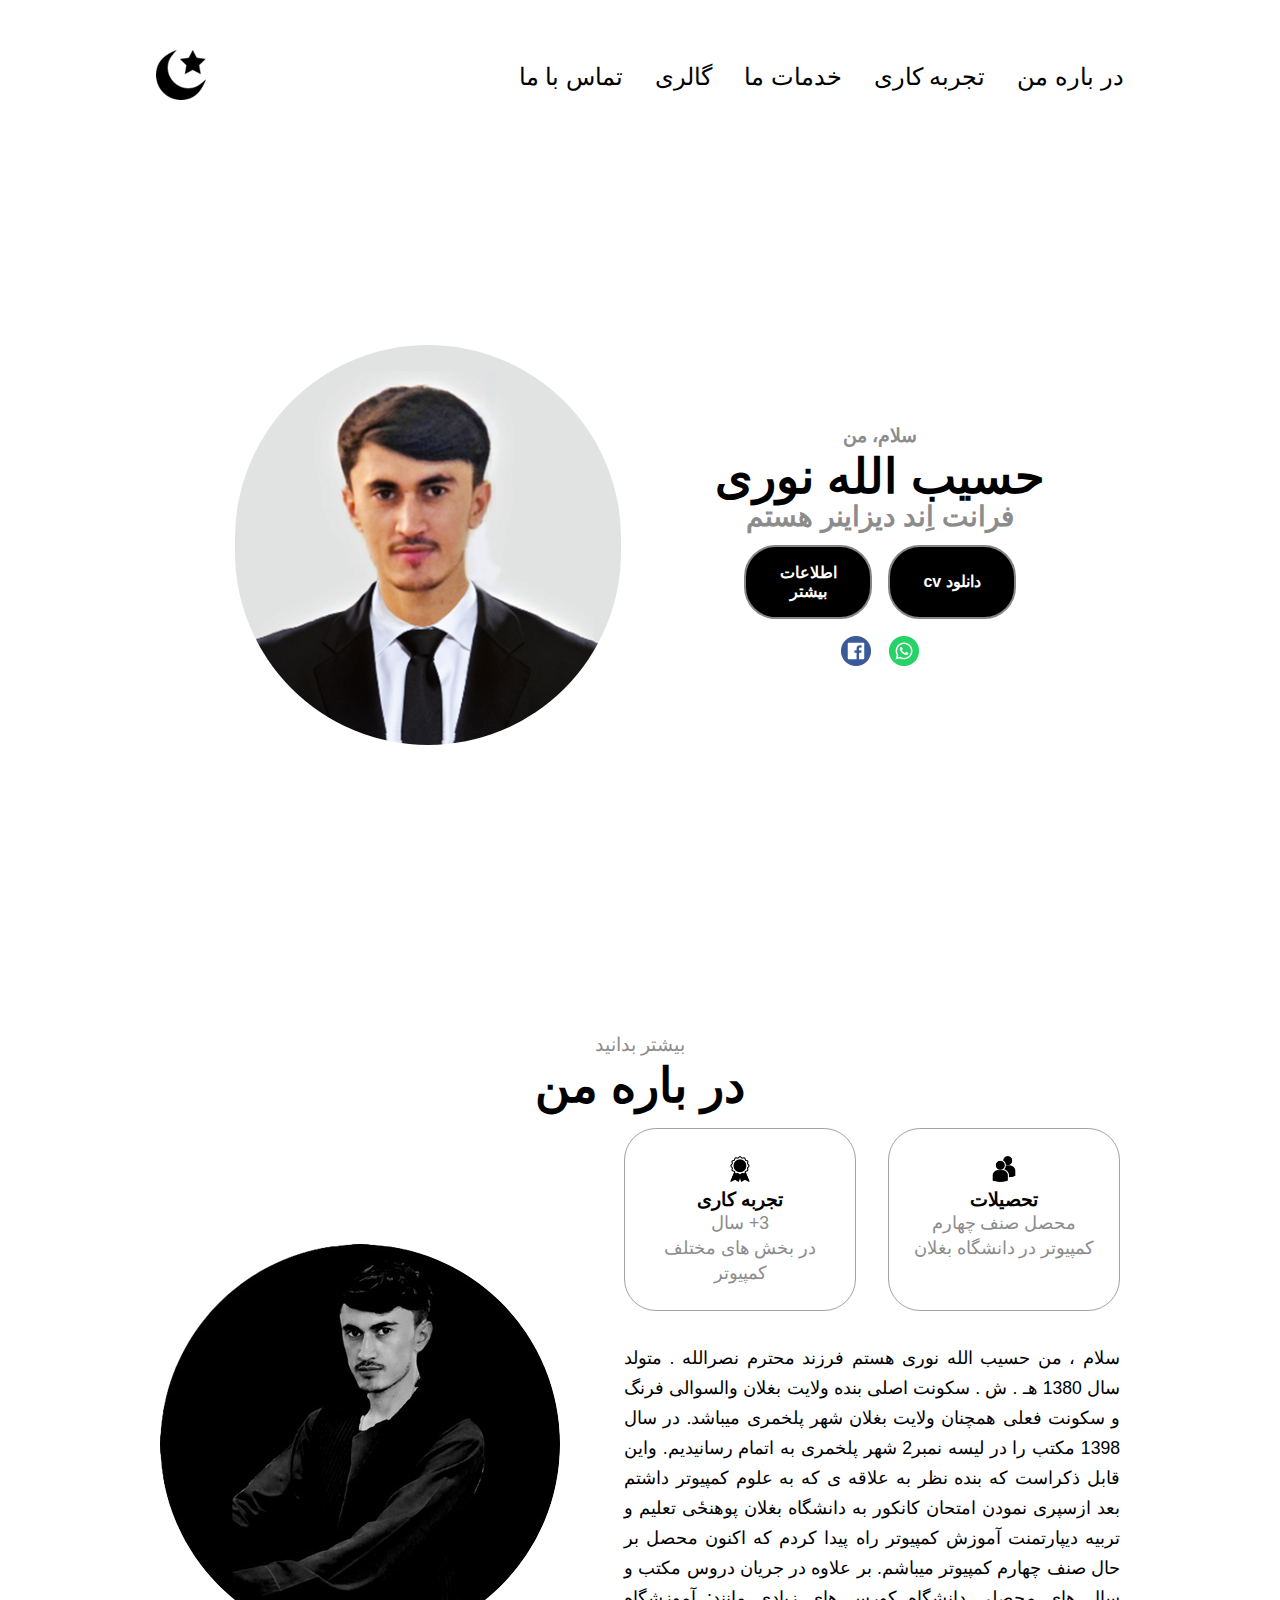
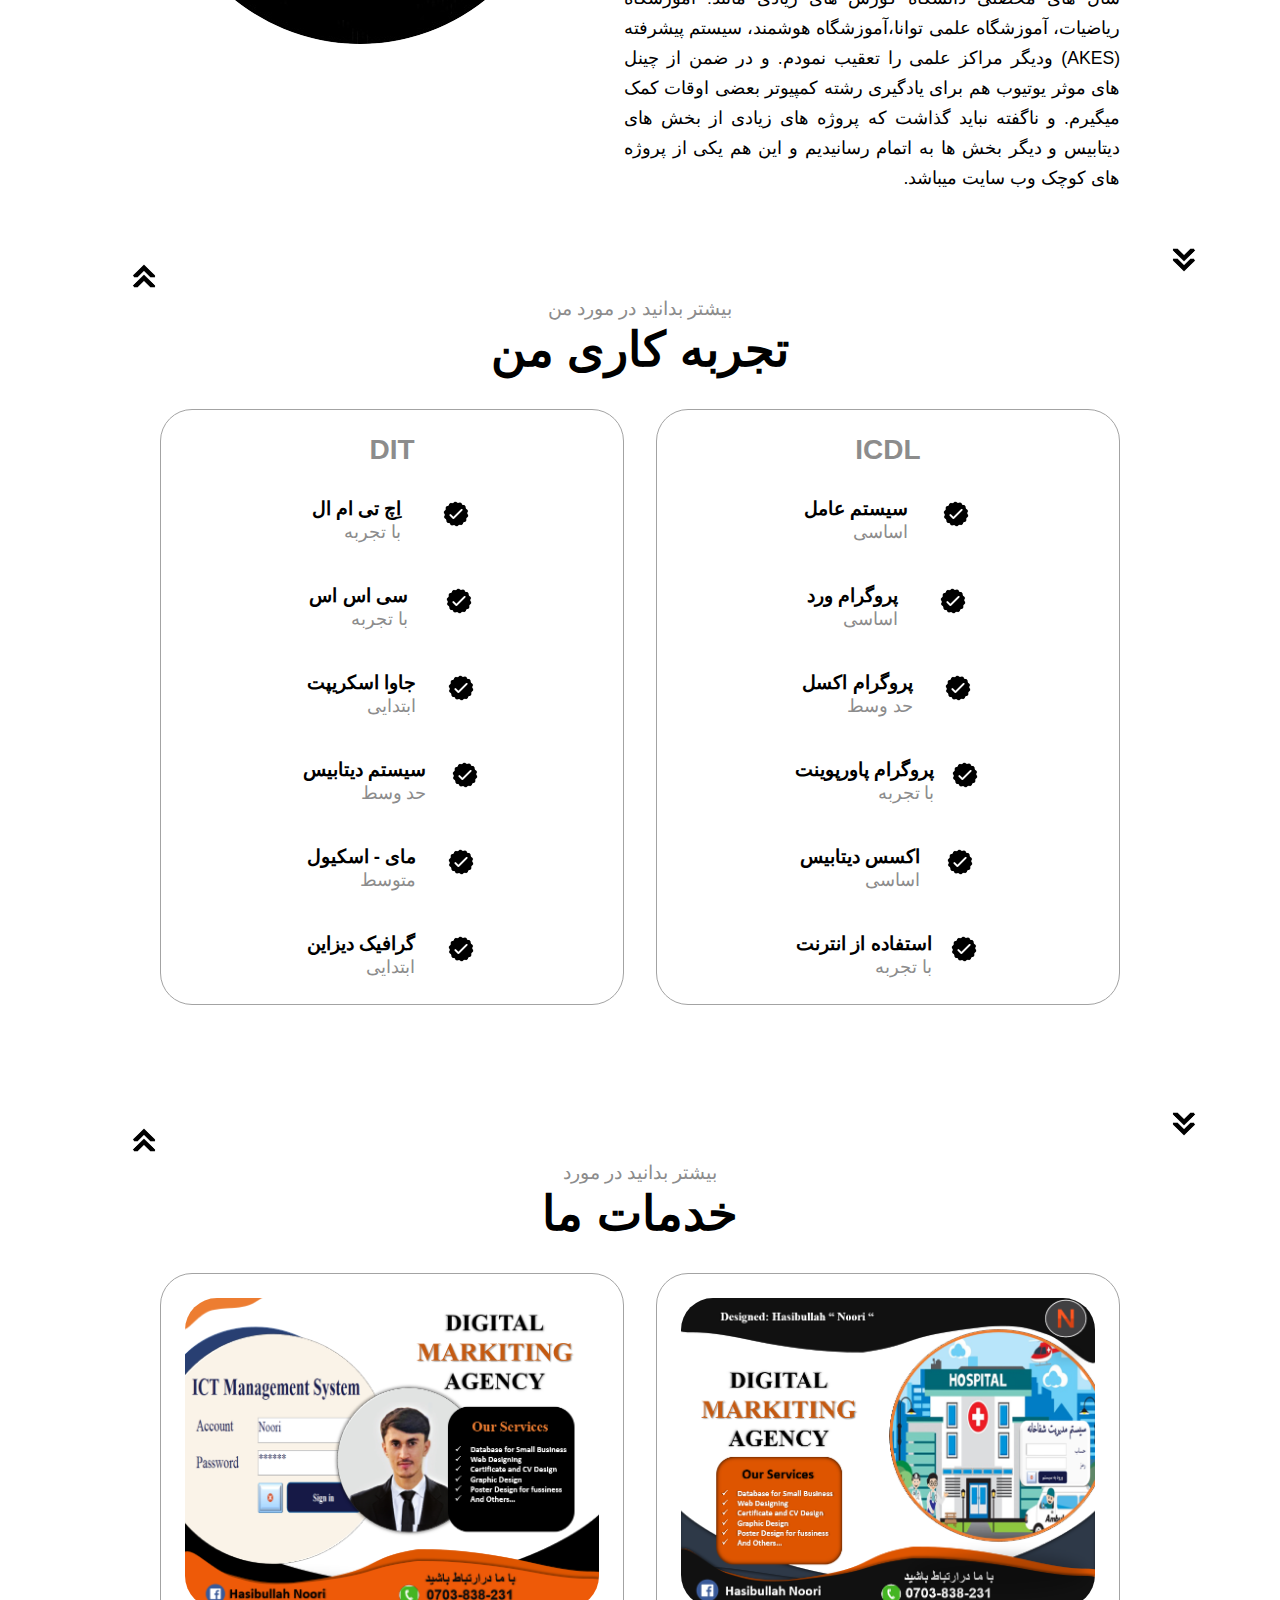
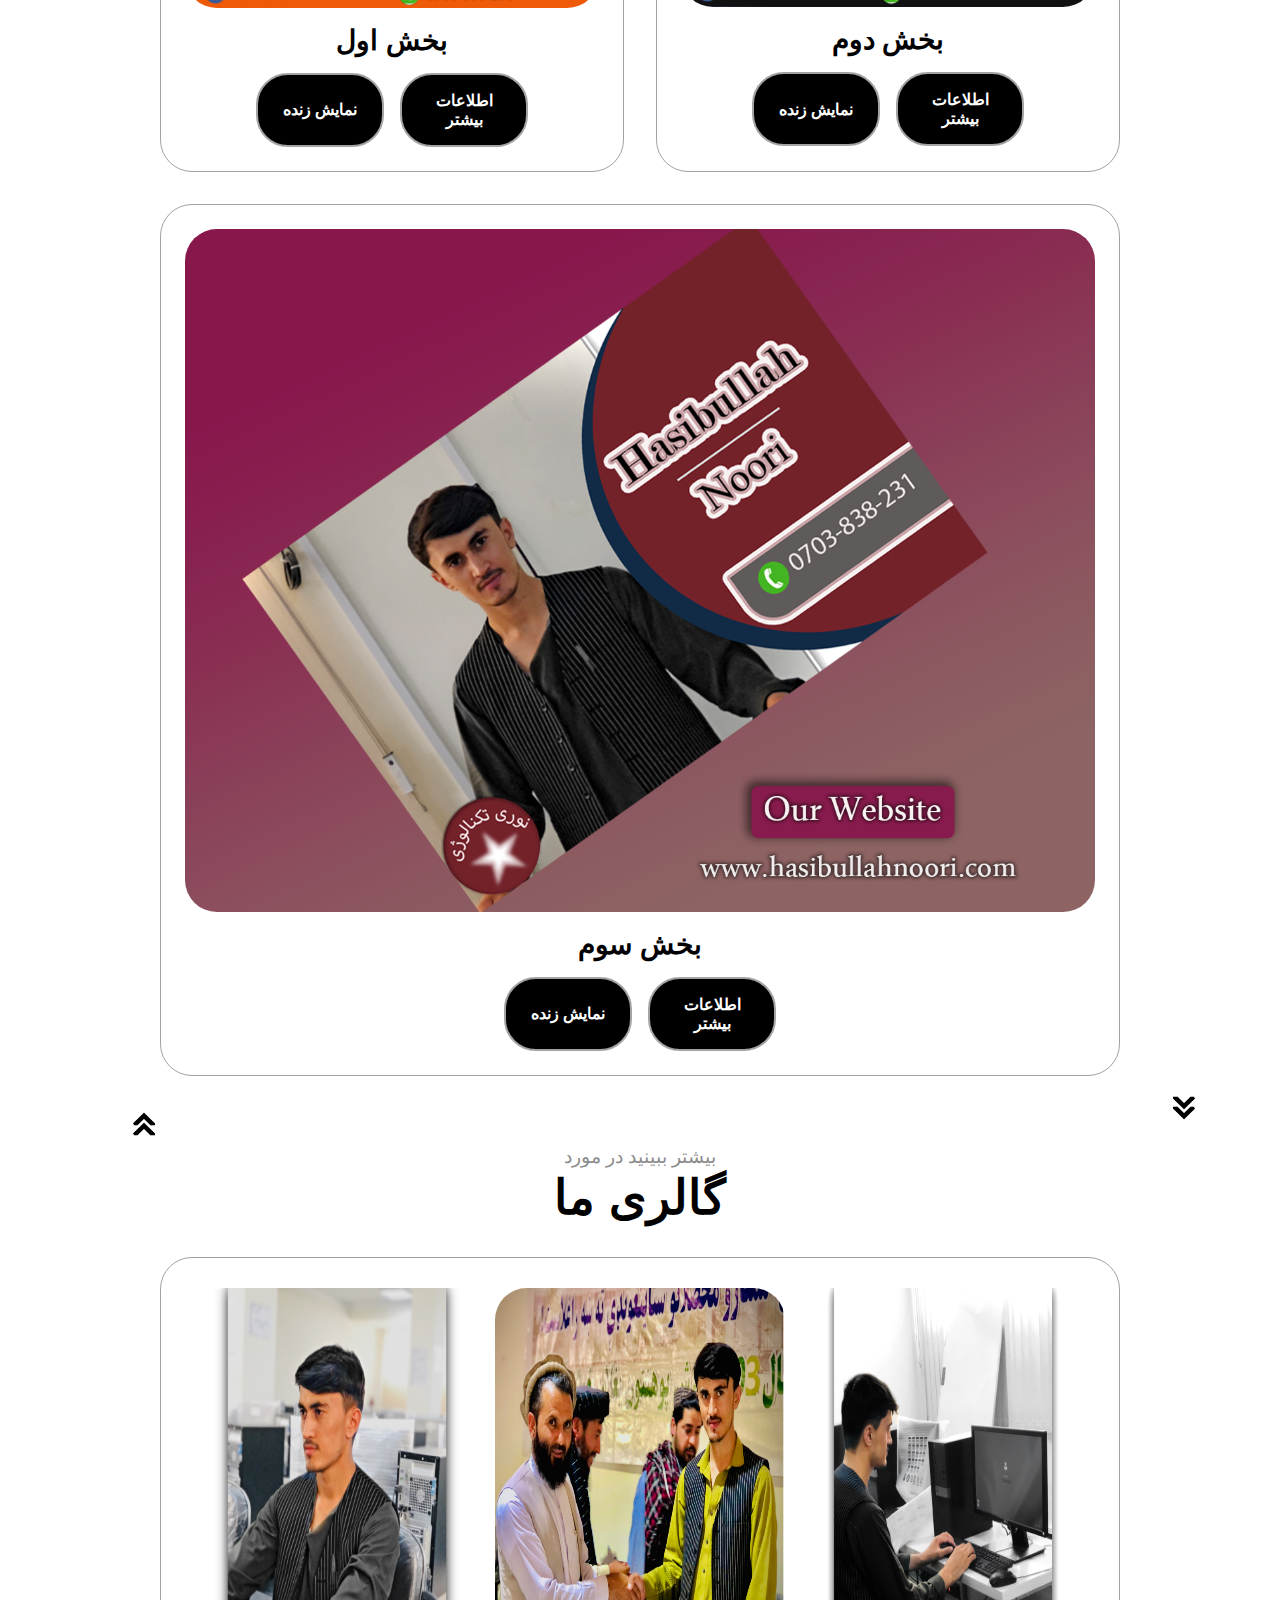
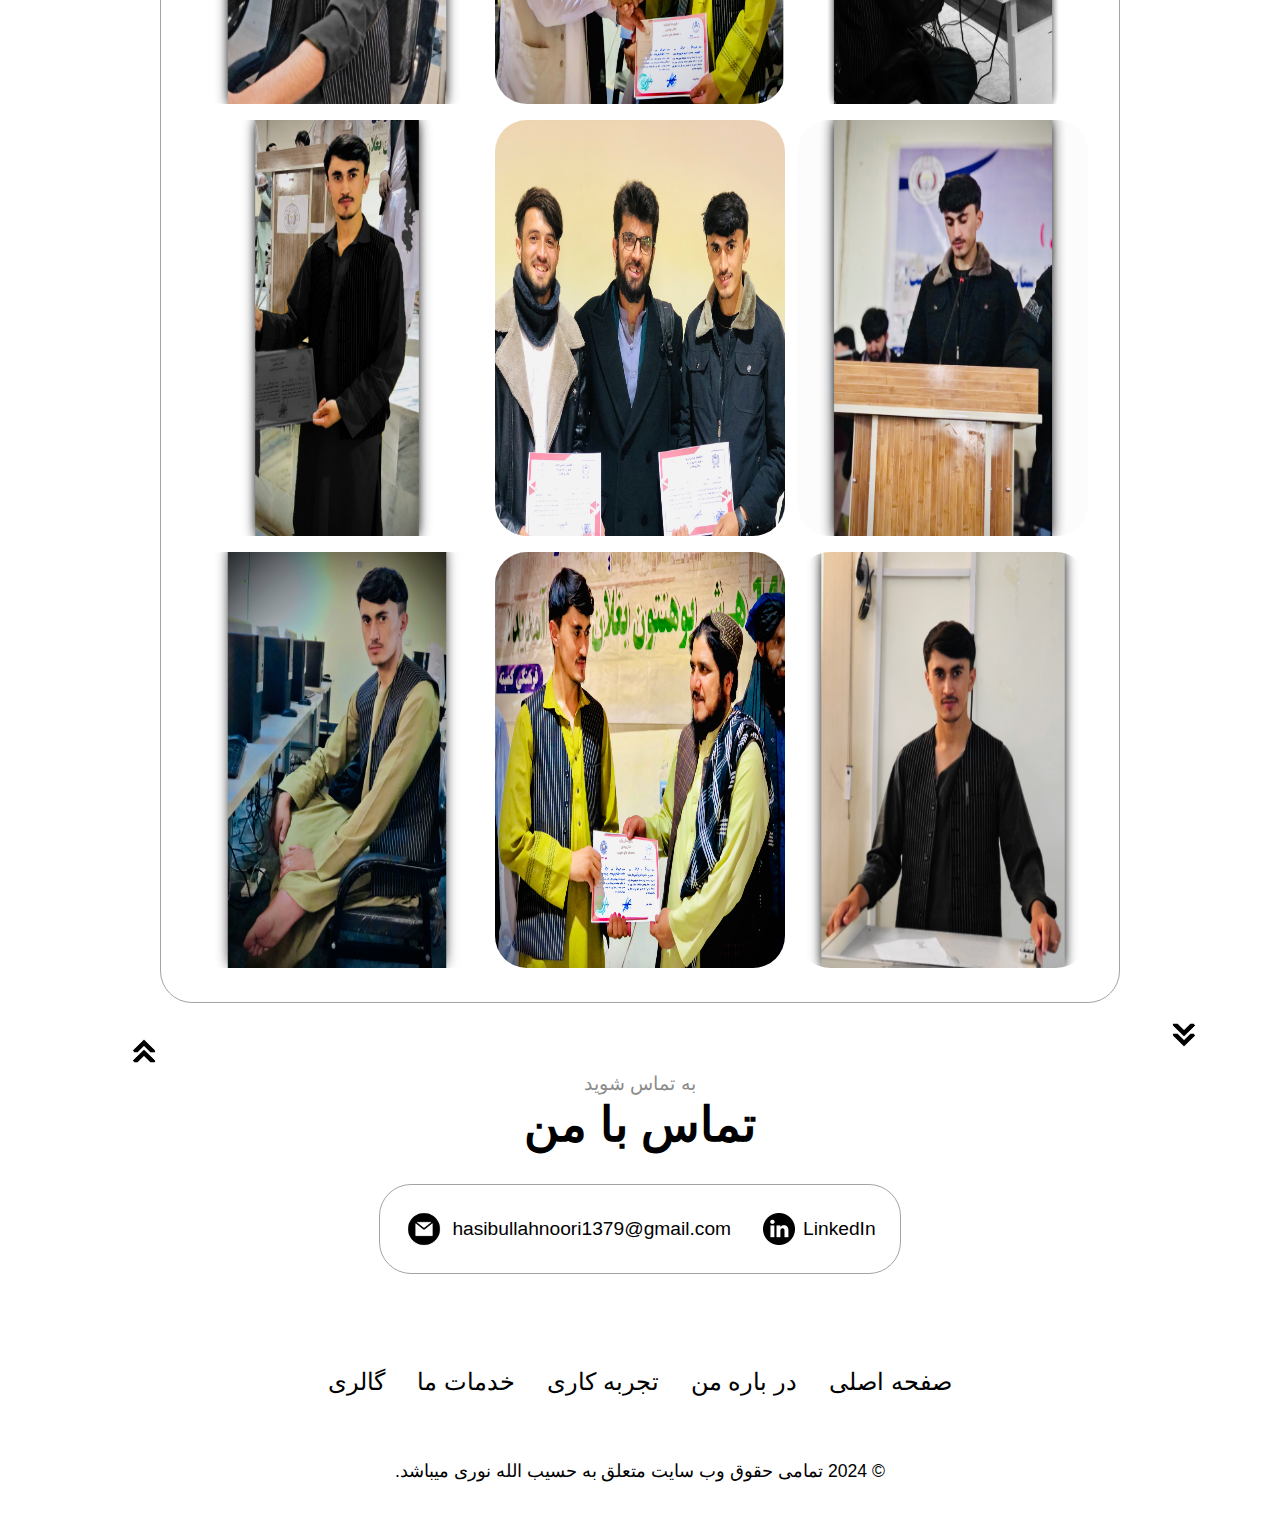
<file: index.html>
<!DOCTYPE html>
<html lang="en">
  <head>
    <meta charset="UTF-8" />
    <meta name="viewport" content="width=device-width, initial-scale=1.0" />
    <title>My website</title>
    <link rel="stylesheet" href="style.css" />
    <link rel="stylesheet" href="mediaqueries.css" />
  </head>
  <body>
    <div id="desktop"></div>
    
    <nav id="desktop-nav">
      <div class="logo"><img src="./moon.png" alt="Dark/Light/Mode" id="icons"></div>
      <div>
        <ul class="nav-links">
          <li><a href="#about" onclick="toggleMenu()">در باره من</a></li>
          <li><a href="#experience" onclick="toggleMenu()">تجربه کاری</a></li>
          <li><a href="#projects" onclick="toggleMenu()">خدمات ما</a></li>
          <li><a href="#Gallery" onclick="toggleMenu()">گالری</a></li>
          <li><a href="#contact" onclick="toggleMenu()">تماس با ما</a></li>
      </ul>
      </div>
    </nav>

  
        <!--Drop-Down Menu-->
    <nav id="hamburger-nav">
      <div class="logo"><img src="./moon.png" alt="Dark/Light/Mode" id="icon"></div>
      <div class="hamburger-menu">
        <div class="hamburger-icon" onclick="toggleMenu()">
          <span></span>
          <span></span>
          <span></span>
        </div>
        <div class="menu-links">
          <li><a href="#about" onclick="toggleMenu()">در باره من</a></li>
          <li><a href="#experience" onclick="toggleMenu()">تجربه کاری</a></li>
          <li><a href="#projects" onclick="toggleMenu()">خدمات ما</a></li>
          <li><a href="#Gallery" onclick="toggleMenu()">گالری</a></li>
          <li><a href="#contact" onclick="toggleMenu()">تماس با ما</a></li>
        </div>
      </div>
    </nav>


    <!--First Section (Profile-Section)-->
    <section id="profile">
      <div class="section__pic-container">
        <img src="./Noori-One_Withot_Layer.png" alt=" Hasibullah Noor profile picture" />
      </div>
      <div class="section__text">
        <p class="section__text__p1">سلام، من</p>
        <h1 class="title">حسیب الله نوری</h1>
        <p class="section__text__p2" >فرانت اِند دیزاینر هستم</p>
        <div class="btn-container">
          <button
            class="btn btn-color-2"
            onclick="window.open('MY_CV.pdf')"
          >
          دانلود cv
          </button>
          <button class="btn btn-color-1"><a href="MoreContactPage.html" class="external_page">اطلاعات بیشتر</a>
           
          </button>
        </div>
        <div id="socials-container">
          <img
            src="./Facebook.png"
            alt="My LinkedIn profile"
            class="icon"
            onclick="location.href='https://www.facebook.com/hasibullah.noori.9887?mibextid=LQQJ4d'"
          />
          <img
            src="./WhatsApp.png"
            alt="My Github profile"
            class="icon"
            onclick="location.href='https://Wa.me/+93703838231'"
          />
        </div>
      </div>
    </section>

    <!--Second Section (About-Section)-->
    <section id="about">
      <p class="section__text__p1">بیشتر بدانید</p>
      <h1 class="title">در باره من</h1>
      <div class="section-container">
        <div class="section__pic-container">
          <img
            src="./Noori-Two.JPG"
            alt="Profile picture"
            class="about-pic"
          />
        </div>
        <div class="about-details-container">
          <div class="about-containers">
            <div class="details-container">
              <img
                src="./experience.png"
                alt="Experience icon"
                class="icon"
              />
              <h3>تجربه کاری</h3>
              <p class="experience-sub-title1" style="direction:rtl;">3+ سال<br>در بخش های مختلف کمپیوتر</p>
            </div>
            <div class="details-container">
              <img
                src="./education.png"
                alt="Education icon"
                class="icon"
              />
              <h3>تحصیلات</h3>
              <p class="experience-sub-title1">محصل صنف چهارم<br> کمپیوتر در دانشگاه بغلان</p>
            </div>
          </div>
          <div class="text-container">
            <p class="text-container">
              سلام ، من حسیب الله نوری هستم فرزند محترم نصرالله . متولد سال 1380 هـ . ش . سکونت اصلی بنده ولایت بغلان والسوالی فرنگ و سکونت فعلی
                  همچنان ولایت بغلان شهر پلخمری میباشد. در سال 1398 مکتب را در لیسه نمبر2   شهر پلخمری به اتمام رسانیدیم. واین قابل ذکراست که بنده 
                  نظر به علاقه ی که به علوم کمپیوتر داشتم بعد ازسپری نمودن امتحان کانکور به دانشگاه بغلان پوهنحٔی تعلیم و تربیه دیپارتمنت آموزش کمپیوتر راه 
                  پیدا کردم که اکنون محصل بر حال صنف چهارم کمپیوتر میباشم. بر علاوه در جریان دروس مکتب و سال های محصلی دانشگاه کورس های زیادی 
                  مانند: آموزشگاه ریاضیات، آموزشگاه علمی توانا،آموزشگاه هوشمند، سیستم پیشرفته  (AKES)
                   ودیگر مراکز علمی را تعقیب نمودم. و در ضمن از چینل های موثر یوتیوب هم برای یادگیری رشته  کمپیوتر بعضی اوقات کمک میگیرم. 
                   و ناگفته نباید گذاشت که پروژه های زیادی
                    از بخش های دیتابیس و دیگر بخش ها به اتمام رسانیدیم و این هم یکی از پروژه های کوچک وب سایت میباشد.
           </p>
          </div>
        </div>
      </div>
      <!--First-Arrow-Icon-Bello-->
      <img
        src="./arrow.png"
        alt="Arrow icon"
        class="icon arrow"
        onclick="location.href='#experience'"
      />

      <!--First-Arrow-Icon-Top-->
      <div class="arrow-Right">
       <img
        src="./arrow_right.png"
        alt="Arrow icon"
        class="icon arrow"
        onclick="location.href='#desktop'"
      />
    </div>
      
    
    </section>
    <!--Third Section (Experience-Section)-->
    <section id="experience">
      <p class="section__text__p1">بیشتر بدانید در مورد من</p>
      <h1 class="title">تجربه کاری من</h1>
      <div class="experience-details-container">
        <div class="about-containers">
           <!--Backend Part-->
          <div class="details-container">
            <h2 class="experience-sub-title">ICDL</h2>
            <div class="article-container">

              <!--First-Article of Frontend-Develpment-->
              <article>
                <img
                  src="./checkmark.png"
                  alt="Experience icon"
                  class="icon"
                />
                <div>
                  <h3>سیستم عامل</h3>
                  <p class="experience-sub-title1">اساسی</p>
                </div>
              </article>

              <!--Second-Article of Frontend-Develpment-->
              <article>
                <img
                  src="./checkmark.png"
                  alt="Experience icon"
                  class="icon"
                />
                <div>
                  <h3>پروگرام ورد</h3>
                  <p class="experience-sub-title1">اساسی</p>
                </div>
              </article>

              <!--Third-Article of Frontend-Develpment-->
              <article>
                <img
                  src="./checkmark.png"
                  alt="Experience icon"
                  class="icon"
                />
                <div>
                  <h3>پروگرام اکسل</h3>
                  <p class="experience-sub-title1">حد وسط</p>
                </div>
              </article>

              <!--Fourd-Article of Frontend-Develpment-->
              <article>
                <img
                  src="./checkmark.png"
                  alt="Experience icon"
                  class="icon"
                />
                <div>
                  <h3>پروگرام پاورپوینت</h3>
                  <p class="experience-sub-title1">با تجربه</p>
                </div>
              </article>

              <!--Fived-Article of Frontend-Develpment-->
              <article>
                <img
                  src="./checkmark.png"
                  alt="Experience icon"
                  class="icon"
                />
                <div>
                  <h3>اکسس دیتابیس</h3>
                  <p class="experience-sub-title1">اساسی</p>
                </div>
              </article>

              <!--Sixed-Article of Frontend-Develpment-->
              <article>
                <img
                  src="./checkmark.png"
                  alt="Experience icon"
                  class="icon"
                />
                <div>
                  <h3>استفاده از انترنت</h3>
                  <p class="experience-sub-title1">با تجربه</p>
                </div>
              </article>
            </div>
          </div>

          <div class="details-container">
            <h2 class="experience-sub-title">DIT</h2>
            <div class="article-container">

              <!--First-Article of Frontend-Develpment-->
              <article>
                <img
                  src="./checkmark.png"
                  alt="Experience icon"
                  class="icon"
                />
                <div>
                  <h3>اِچ تی ام ال</h3>
                  <p class="experience-sub-title1">با تجربه</p>
                </div>
              </article>

              <!--Second-Article of Frontend-Develpment-->
              <article>
                <img
                  src="./checkmark.png"
                  alt="Experience icon"
                  class="icon"
                />
                <div>
                  <h3>سی اس اس</h3>
                  <p class="experience-sub-title1">با تجربه</p>
                </div>
              </article>

              <!--Third-Article of Frontend-Develpment-->
              <article>
                <img
                  src="./checkmark.png"
                  alt="Experience icon"
                  class="icon"
                />
                <div>
                  <h3>جاوا اسکریپت</h3>
                  <p class="experience-sub-title1">ابتدایی</p>
                </div>
              </article>

              <!--Fourd-Article of Frontend-Develpment-->
              <article>
                <img
                  src="./checkmark.png"
                  alt="Experience icon"
                  class="icon"
                />
                <div>
                  <h3>سیستم دیتابیس</h3>
                  <p class="experience-sub-title1">حد وسط</p>
                </div>
              </article>

              <!--fived-Article of Frontend-Develpment-->
              <article>
                <img
                  src="./checkmark.png"
                  alt="Experience icon"
                  class="icon"
                />
                <div>
                  <h3>مای - اسکیول</h3>
                  <p class="experience-sub-title1">متوسط</p>
                </div>
              </article>

              <!--Sixed-Article of Frontend-Develpment-->
              <article>
                <img
                  src="./checkmark.png"
                  alt="Experience icon"
                  class="icon"
                />
                <div>
                  <h3>گرافیک دیزاین</h3>
                  <p class="experience-sub-title1">ابتدایی</p>
                </div>
              </article>
            </div>
          </div>
           <!--End-Article of Frontend-Develpment-->
        </div>
      </div>
      <!--End-Article of Backend-Develpment-->

      <!--Second-Arrow-Icon-->
      <img
        src="./arrow.png"
        alt="Arrow icon"
        class="icon arrow"
        onclick="location.href='#projects'"
      />

      <!--Second-Arrow-Icon-Top-->
      <div class="arrow-Right">
        <img
         src="./arrow_right.png"
         alt="Arrow icon"
         class="icon arrow"
         onclick="location.href='#about'"
       />
     </div>

    </section>

    <!--Fourd Section (Project-Section)-->
    <!--First-Project-->
    <section id="projects">
      <p class="section__text__p1">بیشتر بدانید در مورد</p>
      <h1 class="title">خدمات ما</h1>
      <div class="experience-details-container">
        <div class="about-containers">
          <div class="details-container color-container">
            <div class="article-container">
              <img
                src="./1.png"
                alt="Project 1"
                class="project-img"
              />
            </div>
            <h2 class="experience-sub-title project-title">بخش اول</h2>
            <div class="btn-container">

              <!--first-button-->
              <button class="btn btn-color-1 project-btn"><a href="MoreProjectPage.html" class="external_page">اطلاعات بیشتر</a>

              <!--Second-button-->
              <button
                class="btn btn-color-2  project-btn"
                onclick="location.href='https://github.com/'"
              >
               نمایش زنده
              </button>
            </div>
          </div>

          <!--Second-Project-->
          <div class="details-container color-container">
            <div class="article-container">
              <img
                src="./2.png"
                alt="Project 2"
                class="project-img"
              />
            </div>
            <h2 class="experience-sub-title project-title">بخش دوم</h2>
            <div class="btn-container">

              <!--first-button-->
              <button
                class="btn btn-color-2 project-btn"
               <button class="btn btn-color-1 project-btn"><a href="MoreProjectPage.html" class="external_page">اطلاعات بیشتر</a>

              <!--Second-button-->
              <button
                class="btn btn-color-2 project-btn"
                onclick="location.href='https://github.com/'"
              >
                نمایش زنده
              </button>
            </div>
          </div>

          <!--Third-Project-->
          <div class="details-container color-container">
            <div class="article-container">
              <img
                src="./H@N.png"
                alt="Project 3"
                class="project-img"
              />
            </div>
            <h2 class="experience-sub-title project-title">بخش سوم</h2>
            <div class="btn-container">

              <!--first-button-->
            <button class="btn btn-color-1 project-btn"><a href="MoreProjectPage.html" class="external_page">اطلاعات بیشتر</a>

              <!--Second-button-->
              <button
                class="btn btn-color-2 project-btn"
                onclick="location.href='https://github.com/'"
              >
                نمایش زنده
              </button>
            </div>
          </div>
        </div>
      </div>

      <!--Third-Arrow-Icon-Bello-->
      <img
        src="./arrow.png"
        alt="Arrow icon"
        class="icon arrow"
        onclick="location.href='#contact'"
      />

       <!--Third-Arrow-Icon-Top-->
       <div class="arrow-Right">
        <img
         src="./arrow_right.png"
         alt="Arrow icon"
         class="icon arrow"
         onclick="location.href='#experience'"
       />
     </div>
    </section>

    <!--Fourd Section (Gallery-Section)-->
    <!--First-Project-->
    <section id="Gallery">
      <p class="section__text__p1">بیشتر ببینید در مورد </p>
      <h1 class="title">گالری ما</h1>
      <div class="experience-details-container">
        <div class="about-containers">
      <div class="details-container color-container">

  <div class="container-gallery">

    <div class="gallery-pic">
      <img src="2.JPEG"/>
    </div>

    <div class="gallery-pic">
      <img src="25.jpg"/>
    </div>

    <div class="gallery-pic">
      <img src="5.jpg"/>
    </div>

    <div class="gallery-pic">
      <img src="6.JPEG"/>
    </div>
    
    <div class="gallery-pic">
      <img src="16.jpg"/>
    </div>

    <div class="gallery-pic">
      <img src="7.JPEG"/>
    </div>

    <div class="gallery-pic">
      <img src="8.JPEG"/>
    </div>

    <div class="gallery-pic">
      <img src="24.jpg"/>
    </div>
    
    <div class="gallery-pic">
      <img src="10.JPEG"/>
    </div>

</div>
</div>
</div>
</div>

 <!--Fourth-Arrow-Icon-Bello-->
 <img
 src="./arrow.png"
 alt="Arrow icon"
 class="icon arrow"
 onclick="location.href='#contact'"
/>

<!--Fourth-Arrow-Icon-Top-->
<div class="arrow-Right">
 <img
  src="./arrow_right.png"
  alt="Arrow icon"
  class="icon arrow"
  onclick="location.href='#Gallery'"
/>
    </section > 

    <!--Fived Section (Contact-Section)-->
    <section id="contact">
      <p class="section__text__p1">به تماس شوید</p>
      <h1 class="title">تماس با من</h1>
      <div class="contact-info-upper-container">

         <!--Email-->
        <div class="contact-info-container">
          <img
            src="./email.png"
            alt="Email icon"
            class="icon contact-icon email-icon"
          />
          <p><a href="mailto:examplemail@gmail.com">hasibullahnoori1379@gmail.com</a></p>
        </div>

        <!--LinkedIn-->
        <div class="contact-info-container">
          <img
            src="./linkedin.png"
            alt="LinkedIn icon"
            class="icon contact-icon"
          />
          <p><a href="https://www.linkedin.com">LinkedIn</a></p>
        </div>
      </div>
    </section>

    <!--Sixed Section (Footer-Section)-->
    <footer>
      <nav>
        <div class="nav-links-container">
          <ul class="nav-links">
            <li><a href="#desktop">صفحه اصلی</a></li>
            <li><a href="#about">در باره من</a></li>
            <li><a href="#experience">تجربه کاری</a></li>
            <li><a href="#projects">خدمات ما</a></li>
            <li><a href="#Gallery">گالری</a></li>
          </ul>
        </div>
      </nav>
      <p>&#169; 2024 تمامی حقوق وب سایت متعلق به حسیب الله نوری میباشد.</p>
    </footer>
    <!--JavaScript Last Code-->
    <script src="script.js"></script>
  </body>
</html>
</file>
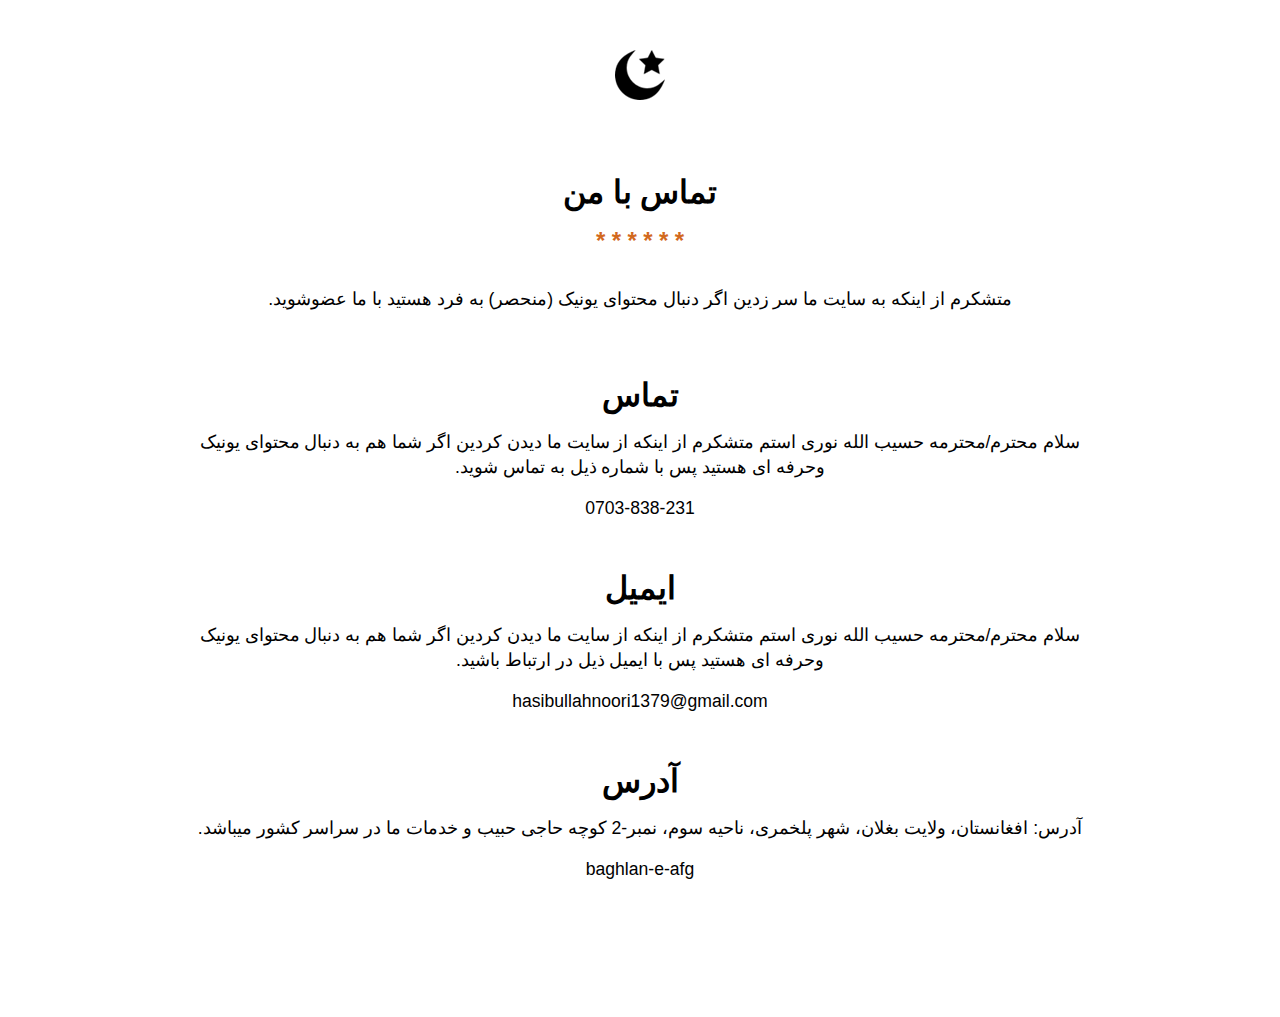
<file: MoreContactPage.html>
<!DOCTYPE html>
<html lang="en">
  <head>
    <meta charset="UTF-8" />
    <meta name="viewport" content="width=device-width, initial-scale=1.0" />
    <title>My website</title>
    <link rel="stylesheet" href="style.css" />
    <link rel="stylesheet" href="mediaqueries.css" />
  </head>
  <body>
 
    <nav id="desktop-nav1">
      <div class="logo"><img src="./moon.png" alt="Dark/Light/Mode" id="icons"></div>
    </nav>
    <nav id="hamburger-nav1">
      <div class="logo"><img src="./moon.png" alt="Dark/Light/Mode" id="icon"></div>
    </nav>
    <!--Contact)-->
    <section id="Contact-Page">
      <div class="Contact-container-Page">
       
        <h1 class="title-contact" >تماس با من</h1>
         
        <div class="stars">
          <h2>*</h2>
          <h2>*</h2>
          <h2>*</h2>
          <h2>*</h2>
          <h2>*</h2>
          <h2>*</h2>
        </div>
        <p class="Pragraph-1">متشکرم از اینکه به سایت ما سر زدین اگر دنبال محتوای یونیک (منحصر) به فرد هستید با ما عضوشوید.</p>
  
         <!--More-Contact-->
         
          <h1 class="title-contact">تماس</h1>
          <p class="Pragraph-1">سلام محترم/محترمه حسیب الله نوری استم متشکرم
             از اینکه از سایت ما دیدن کردین اگر شما
        هم به دنبال محتوای  یونیک وحرفه ای هستید پس با شماره ذیل به تماس شوید.
        </p>
        <p>0703-838-231</p>
      

       <!--ٍٍEmail-section-->
         
       <h1 class="title-contact">ایمیل</h1>
       <p class="Pragraph-1">سلام محترم/محترمه حسیب الله نوری استم متشکرم
          از اینکه از سایت ما دیدن کردین اگر شما
     هم به دنبال محتوای  یونیک وحرفه ای هستید پس با ایمیل ذیل در ارتباط باشید.
     </p>
     <p><a href="mailto:examplemail@gmail.com">hasibullahnoori1379@gmail.com</a></p>
     

       <!--ٍٍEmail-Address-->
         
       <h1 class="title-contact">آدرس</h1>
       <p class="Pragraph-1">آدرس: افغانستان، ولایت بغلان، شهر پلخمری، ناحیه سوم، نمبر-2 کوچه حاجی حبیب و خدمات ما در سراسر کشور میباشد.
     </p>
      <p >baghlan-e-afg</p>
     
   </div>
        </section>

        


    <!--JavaScript Last Code-->
    <script src="script.js"></script>
  </body>
</html>
</file>
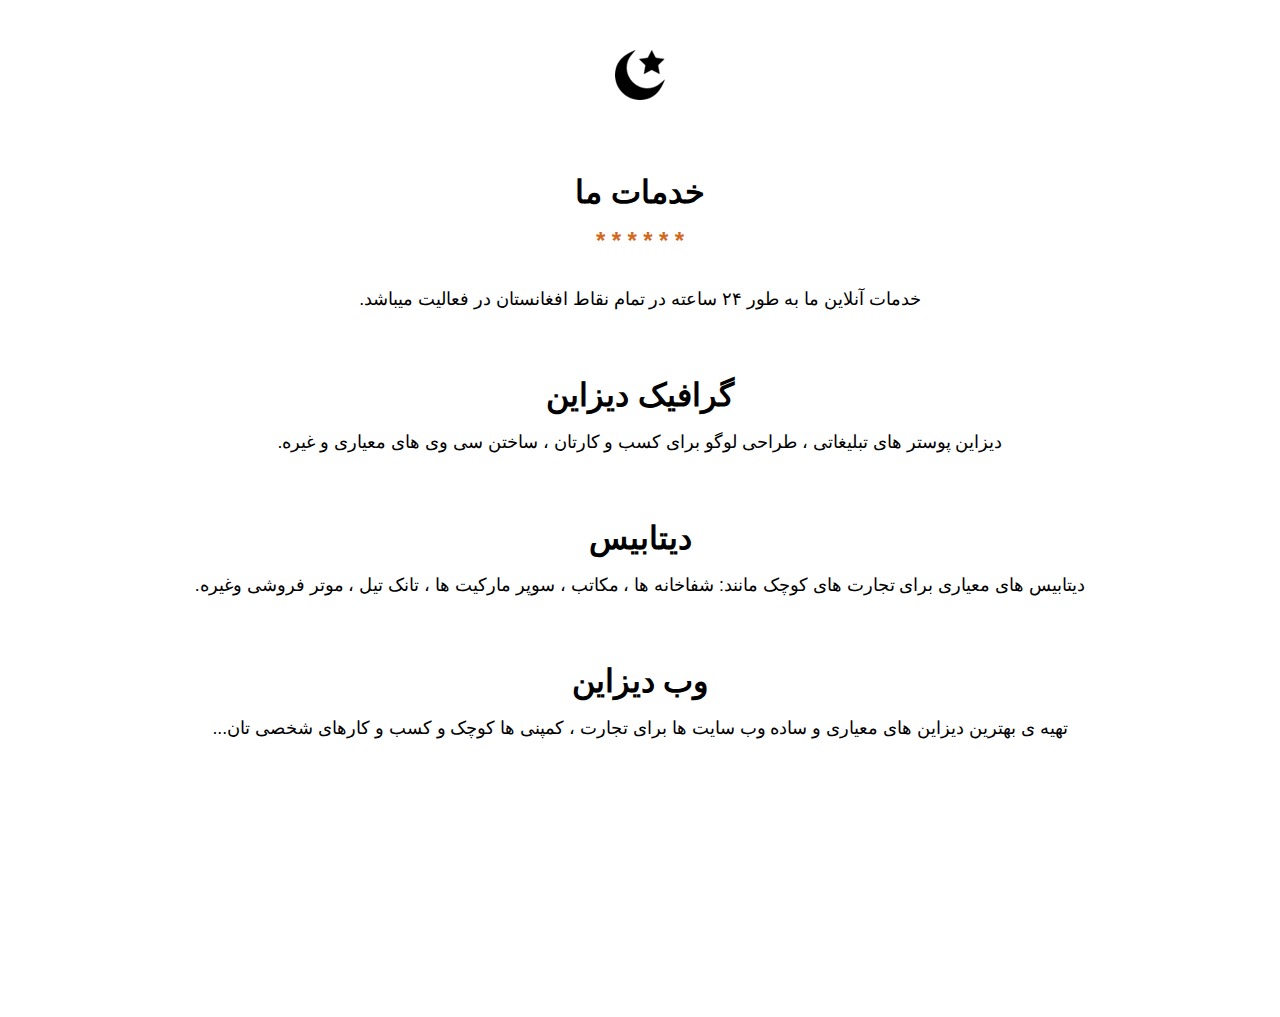
<file: MoreProjectPage.html>
<!DOCTYPE html>
<html lang="en">
  <head>
    <meta charset="UTF-8" />
    <meta name="viewport" content="width=device-width, initial-scale=1.0" />
    <title>My website</title>
    <link rel="stylesheet" href="style.css" />
    <link rel="stylesheet" href="mediaqueries.css" />
  </head>
  <body>
 
    <nav id="desktop-nav1">
      <div class="logo"><img src="./moon.png" alt="Dark/Light/Mode" id="icons"></div>
    </nav>
    <nav id="hamburger-nav1">
      <div class="logo"><img src="./moon.png" alt="Dark/Light/Mode" id="icon"></div>
    </nav>
    <!--Contact)-->
    <section id="Contact-Page">
      <div class="Contact-container-Page">
       
        <h1 class="title-contact" >خدمات ما</h1>
         
        <div class="stars">
          <h2>*</h2>
          <h2>*</h2>
          <h2>*</h2>
          <h2>*</h2>
          <h2>*</h2>
          <h2>*</h2>
        </div>
        <p class="Pragraph-1">خدمات آنلاین ما به طور ۲۴ ساعته در تمام نقاط افغانستان در فعالیت میباشد.</p>
  
         <!--More-Contact-->
         
          <h1 class="title-contact">گرافیک دیزاین</h1>
          <p class="Pragraph-1">دیزاین پوستر های تبلیغاتی ، طراحی لوگو برای کسب و کارتان ، ساختن سی وی های معیاری و غیره.
        </p>
        
      

       <!--ٍٍEmail-section-->
         
       <h1 class="title-contact">دیتابیس</h1>
       <p class="Pragraph-1">دیتابیس های معیاری برای تجارت های کوچک مانند: شفاخانه ها ، مکاتب ، سوپر مارکیت ها ، تانک تیل ، موتر فروشی وغیره.
     </p>
     
     

       <!--ٍٍEmail-Address-->
         
       <h1 class="title-contact">وب دیزاین</h1>
       <p class="Pragraph-1">تهیه ی بهترین دیزاین های معیاری و ساده وب سایت ها برای تجارت ، کمپنی ها کوچک  و کسب و کارهای شخصی تان...
     </p>
      
     
   </div>
        </section>

        


    <!--JavaScript Last Code-->
    <script src="script.js"></script>
  </body>
</html>
</file>
<file: style.css>
:root{
  --primary-color:#fff;
  --secondary-color: #000;
}
.dark-theme{
  --secondary-color: #fff;
  --primary-color:#000;
}






/*General*/

* {
  margin: 0;
  padding: 0;
  
}


body {
  background:var(--primary-color);
  color:var(--secondary-color);
  font-family: "Poppins", sans-serif;
}

html {
  scroll-behavior: smooth;
}

p {
  
  font-size:1.1rem;
  line-height:25px;
}
.experience-sub-title1{
  color: rgb(140,140, 140);
}

/*transation*/
a,
.btn {
  transition: all 300ms ease;
}

/*Desktop-nav*/
nav,
.nav-links {
  display: flex;
 
}

nav {
  justify-content: space-around;
  align-items: center;
  height: 17vh;
}

.nav-links {
  gap: 2rem;
  list-style: none;
  font-size: 1.5rem;
  direction: rtl;

}

a {
  color:var(--secondary-color);
  text-decoration: none;
  text-decoration-color: white;
  
}

a:hover {
  color: grey;
  text-decoration: underline;
  text-underline-offset: 1rem;
  text-decoration-color: rgb(181, 181, 181);
}



.logo:hover {
  cursor: default;
}

/*Humburger-Menu*/
#hamburger-nav {
  display: none;
}

.hamburger-menu {
  position: relative;
  display: inline-block;
}

.hamburger-icon {
  display: flex;
  flex-direction: column;
  justify-content: space-between;
  height: 24px;
  width: 30px;
  cursor: pointer;
}

.hamburger-icon span {
  width: 100%;
  height: 2px;
  background-color:var(--secondary-color);
  transition: all 0.3 ease-in-out;
}

.menu-links {
  position: absolute;
  top: 100%;
  right: 0;
  background-color:var(--primary-color);
  width: fit-content;
  max-height: 0;
  overflow: hidden;
  transition: all 0.3 ease-in-out;
  
}

.menu-links a {
  display: block;
  padding: 10px;
  text-align: center;
  font-size: 1.5rem;
  color:var(--secondary-color);
  text-decoration: none;
  transition: all 0.3 ease-in-out;
}

.menu-links li {
  list-style: none;
}

.menu-links.open {
  max-height: 300px;
}

.hamburger-icon.open span:first-child {
  transform: rotate(45deg) translate(10px, 5px);
}

.hamburger-icon.open span:nth-child(2) {
  opacity: 0;
}

.hamburger-icon.open span:last-child {
  transform: rotate(-45deg) translate(10px, -5px);
}

.hamburger-icon span:first-child {
  transform: none;
}

.hamburger-icon span:first-child {
  opacity: 1;
}

.hamburger-icon span:first-child {
  transform: none;
}

/*Section*/
section {
  padding-top: 4vh;
  height: 96vh;
  margin: 0 10rem;
  box-sizing: border-box;
  min-height: fit-content;
}

.section-container {
  display: flex;
}

/* Profile Section*/
#profile {
  display: flex;
  justify-content: center;
  gap: 5rem;
  height: 80vh;
  
}

.section__pic-container {
  display: flex;
  height: 400px;
  width: 400px;
  margin: auto 0;
}
.section__pic-container img{
  border-radius:90rem;
}
.section__text {
  align-self: center;
  text-align: center;
}

.section__text p {
  font-weight: 600;
}

.section__text__p1 {
  text-align: center;
  font-size:1.2rem;
  color:rgb(140,140, 140);
}

.section__text__p2 {
  font-size: 1.75rem;
  margin-bottom: 1rem;
  color:rgb(140,140, 140);
}

.title {
  font-size: 3rem;
  text-align: center;
}

#socials-container {
  display: flex;
  justify-content: center;
  margin-top: 1rem;
  gap: 1rem;
}

/* Icon*/
.icon {
  cursor: pointer;
  height: 2rem;
}

/* Buttons*/
.btn-container {
  display: flex;
  justify-content: center;
  gap: 1rem;
  direction: rtl;
  
}

.btn {
  font-weight: 800;
  transition: all 300ms ease;
  padding: 1rem;
  width: 8rem;
  border-radius: 2rem;
}


.external_page{
  color:#fff;
  font-weight: 600;
}

.external_page:hover{
  color:#000;
  font-weight: 600;
  text-decoration:none;
}

.btn-color-1,
.btn-color-2 {
  border: rgb(138, 133, 133) 0.14rem solid;
  font-size:1rem;
}

.btn-color-1:hover,
.btn-color-2:hover {
  cursor: pointer;
}

.btn-color-1,
.btn-color-2 {
  background:#000;
  color:#fff;
}

.btn-color-1:hover,
.btn-color-2:hover {
  background:#e7e7e7;
  color:#000;
}


.btn-container {
  gap: 1rem;
}

/*About Section*/
#about {
  position: relative;
  
}

.about-containers {
  gap: 2rem;
  margin-bottom: 2rem;
  margin-top: 2rem;
  
}

.about-details-container {
  justify-content: center;
  flex-direction: column;
}

.about-containers,
.about-details-container {
  display: flex;
}
.text-container p{
  direction:rtl;
  text-align:justify;
  line-height:30px;

}

.about-pic {
  border-radius: 2rem;
}

.arrow {
  position: absolute;
  right: -5rem;
  bottom:-1rem;
}
.arrow-Right{
  position: absolute;
  left: -5rem;
  bottom: -1rem
}

.details-container {
  padding: 1.5rem;
  flex: 1;
  border-radius: 2rem;
  border: rgb(53, 53, 53) 0.1rem solid;
  border-color: rgb(163, 163, 163);
  text-align: center;
  
}

.section-container {
  gap: 4rem;
  height: 80%;
}

.section__pic-container {
  height: 400px;
  width: 400px;
  margin: auto 0;
}

/*Experience Section*/
#experience {
  position: relative;
  direction:rtl;
}

.experience-sub-title{
  color: rgb(140,140, 140);
  font-weight: 600;
  font-size: 1.75rem;
  margin-bottom: 2rem;
}

.experience-details-container {
  display: flex;
  justify-content: center;
  flex-direction: column;
}

.article-container {
  display: flex;
  text-align: initial;
  flex-wrap: wrap;
  flex-direction: row;
  gap: 2.5rem;
  justify-content: space-around;
 
}


article {
  display: flex;
  width: 12rem;
  justify-content: space-around;
  gap: 0.5rem;
 
}

article .icon {
  cursor: default;
}

/*Project Section*/
#projects {
  position: relative;
}

.color-container {
  border-color: rgb(163, 163, 163);
  
}
 
.project-img {
  border-radius: 2rem;
  width: 100%;
  height: 90%;
}

.project-title {
  margin: 1rem;
  color:var(--secondary-color);
}

.project-btn {
  font-size: 1rem;
  background:#000;
  color: white;
  border-color: rgb(163, 163, 163);
}
.project-btn:hover{
  background:#e7e7e7;
  color:#000;
  
}

/* Gallery Section*/
#Gallery{
  position: relative;
}
/* this pard code is for Gallery of website */
.container-gallery{
  display: flex;
  flex-direction:row;
  justify-content:center;
  align-items: center;
  flex-wrap:wrap;
  }
  .gallery-pic{
    width:33.3%;
    padding:6px 0;
  }

  .gallery-pic img{
    width:96%;
    height:26rem;
    border-radius:2rem;
  }

/*Contact Section*/
#contact {
  display: flex;
  justify-content: center;
  flex-direction: column;
  height: 70vh;
}

.contact-info-upper-container {
  display: flex;
  justify-content: center;
  border-radius: 2rem;
  border: rgb(53, 53, 53) 0.1rem solid;
  border-color: rgb(163, 163, 163);
  background: (250, 250, 250);
  margin: 2rem auto;
  padding: 0.5rem;
}

.contact-info-container {
  display: flex;
  align-items: center;
  justify-content: center;
  gap: 0.5rem;
  margin: 1rem;
}

.contact-info-container p {
  font-size: larger;
}

.contact-icon {
  cursor: default;
}

.email-icon {
  height: 2.5rem;
}

/*Footer Section*/
footer {
  height: 26vh;
  margin: 0 1rem;
}

footer p {
  text-align: center;
  direction:rtl;
}


/*Contact Page Code Section*/

/* First Section*/
#desktop-nav1{
  margin-bottom:-4rem;
}
#hamburger-nav1{
  display:none;
  margin-bottom:-4rem;
}
#Contact-Page{
  position: relative;
  margin-bottom:4rem;
}
.Contact-container-Page{
  display:flex;
  flex-direction:column;
  align-items:center;
  flex-wrap:wrap;
  direction:rtl;
  text-align:center;

}
.stars{
  display:flex;
  gap:0.4rem;
  margin:1rem;
  color:chocolate
}

.second-section-contact{
  text-align:center;
}

.title-contact{
  font-size:2rem;
   margin-top:3rem;
}
.Pragraph-1{
  gap:0.4rem;
  margin:1rem;
}

#Contact_DarkMode{
  margin-left:50%;
  margin-top:4rem;
  margin-bottom:-4;
  
  }
</file>
<file: mediaqueries.css>
@media screen and (max-width: 1400px) {
  #profile {
    height: 83vh;
    margin-bottom: 6rem;
  }
  .about-containers {
    flex-wrap: wrap;
  }
  #contact,
  #projects {
    height: fit-content;
  }
  
}

@media screen and (max-width:1200px) {
  
   .hamburger-menu{
    width:100%;
    direction: rtl;
    margin-right:4rem;
  }
  .logo{
    margin-left:5rem;
    font-size:1rem;
    direction: rtl;
   }
   
  
  #desktop-nav {
    display: none;
  }
  #hamburger-nav {
    display: flex;
  }
  #experience,
  .experience-details-container {
    margin-top: 2rem;
  }
  #profile,
  .section-container {
    display: block;
  }
  .arrow {
    display: none;
  }
  section,
  .section-container {
    height: fit-content;
  }
  section {
    margin: 0 5%;
  }
  .section__pic-container {
    width: 275px;
    height: 275px;
    margin: 0 auto 2rem;
  }
  .about-containers {
    margin-top: 0;
  }
 .logo{
  margin-left:4rem;
  font-size:1.2rem;
  direction: rtl;
 }
  /*Gallery*/
  .gallery-pic{
    width:100%;
  }
  .gallery-pic img{
    width:90%;
    height:50vh;
  }
}

@media screen and (max-width: 600px) {
 
  .hamburger-menu{
    width:100%;
    direction: rtl;
    margin-right:2.5rem;
  }
  .logo{
    margin-left:4rem;
    font-size:1rem;
    direction: rtl;
   }
 .logo img {
  width:35px;
  height:35px;
 }

  #contact,
  footer {
    height: 40vh;
  }
  #profile {
    height: 83vh;
    margin-bottom: 0;
  }
  article {
    font-size: 1rem;
  }
  footer nav {
    height: fit-content;
    margin-bottom: 2rem;
  }
  .about-containers,
  .contact-info-upper-container,
  .btn-container {
    flex-wrap: wrap;
  }
  .btn-color-1{
    font-size: 0.8rem;
  }
  .btn-color-2{
    font-size: 0.8rem;
  }

  .contact-info-container {
    margin: 0;
  }
  .contact-info-container p,
  .nav-links li a {
    font-size: 1rem;
  }
  .experience-sub-title {
    font-size: 1.25rem;
  }
  .experience-sub-title1{
    font-size:0.9rem;
  }
  
  .nav-links {
    flex-direction: column;
    gap: 0.5rem;
    text-align: right;
  }
  .section__pic-container {
    width: auto;
    height: 46vw;
    justify-content: center;
    margin-top:1rem;
  }
  .section__text__p2 {
    font-size: 1.25rem;
  }
  .title {
    font-size: 2rem;
  }
  .text-container {
    text-align: justify;
  }
   /*Gallery*/
 .gallery-pic{
  width:100%;
}
.gallery-pic img{
  width:90%;
  height:50vh;
}

  footer p {
    font-size:1rem;
  }
  #desktop-nav1{
    display:none;
  }
  #hamburger-nav1{
    display:flex;
  }
  #icon{
  margin-right:3rem;
  }
}
</file>
